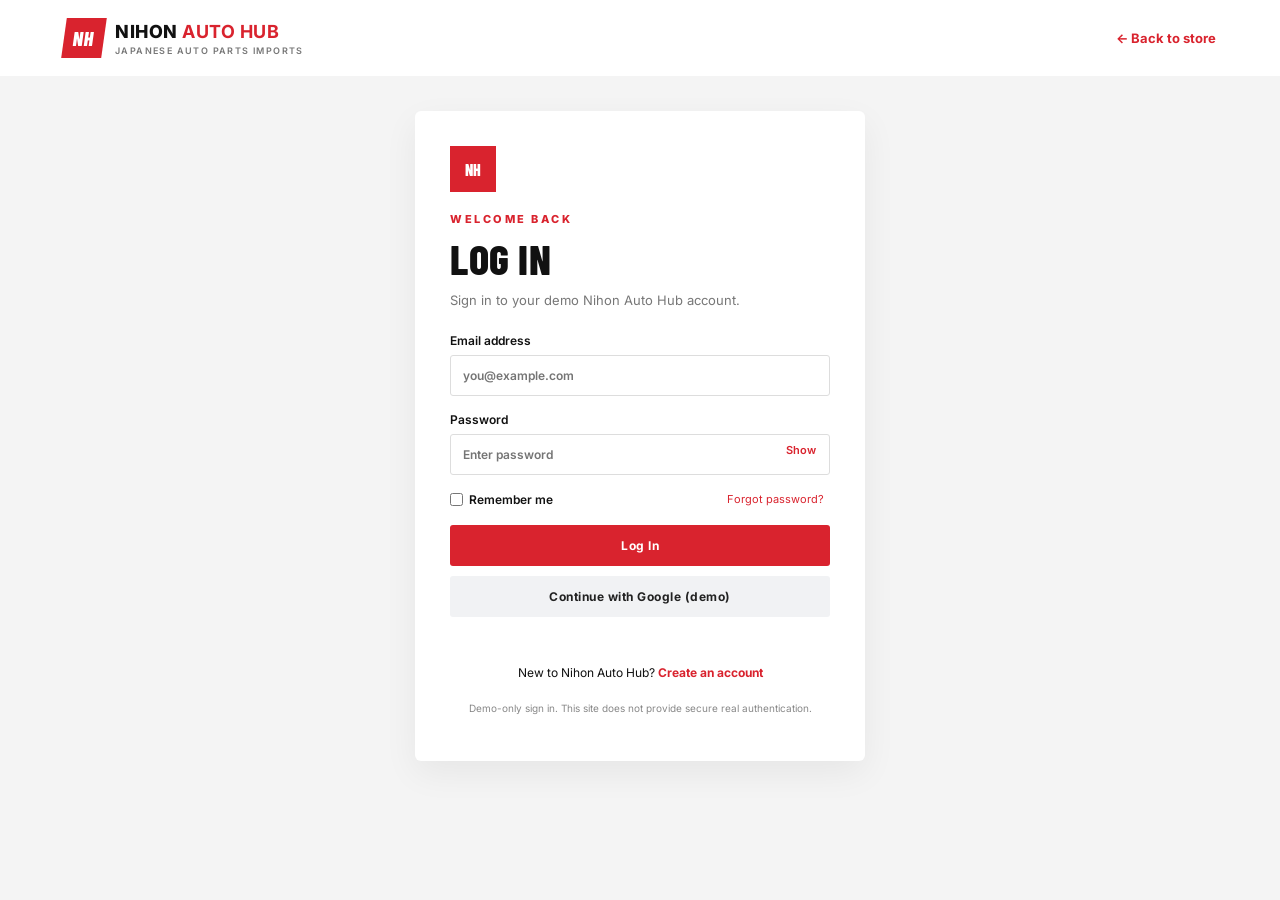
<file: login.html>
<!doctype html><html lang="en"><head><meta charset="utf-8"><meta name="viewport" content="width=device-width,initial-scale=1"><meta name="description" content="Log in to your Nihon Auto Hub demo account"><title>Log In | Nihon Auto Hub</title><link href="https://fonts.googleapis.com/css2?family=Barlow+Condensed:wght@600;700;800&family=Inter:wght@400;500;600&display=swap" rel="stylesheet"><link rel="stylesheet" href="style.css"></head><body class="auth-body"><header class="auth-top"><a class="brand" href="index.html"><span class="brand-mark">NH</span><span>NIHON <b>AUTO HUB</b><small>JAPANESE AUTO PARTS IMPORTS</small></span></a><a href="index.html" class="text-link">← Back to store</a></header><main class="auth-main"><div class="auth-card"><div class="auth-icon">NH</div><p class="eyebrow">WELCOME BACK</p><h1>LOG IN</h1><p class="auth-intro">Sign in to your demo Nihon Auto Hub account.</p><form id="login-form"><label>Email address<input type="email" name="email" required autocomplete="email" placeholder="you@example.com"></label><label>Password<div class="password-wrap"><input type="password" name="password" id="login-password" required autocomplete="current-password" placeholder="Enter password"><button type="button" class="show-pass" data-target="login-password">Show</button></div></label><div class="auth-options"><label class="check-label"><input type="checkbox" name="remember"> Remember me</label><button type="button" class="text-button" id="forgot-password">Forgot password?</button></div><button class="btn btn-red full-width" type="submit">Log In</button><button type="button" class="btn btn-light full-width social-placeholder">Continue with Google (demo)</button><p class="auth-message" id="login-message" role="status"></p></form><p class="auth-switch">New to Nihon Auto Hub? <a href="signup.html">Create an account</a></p><p class="auth-disclaimer">Demo-only sign in. This site does not provide secure real authentication.</p></div></main><script src="script.js"></script></body></html>
</file>
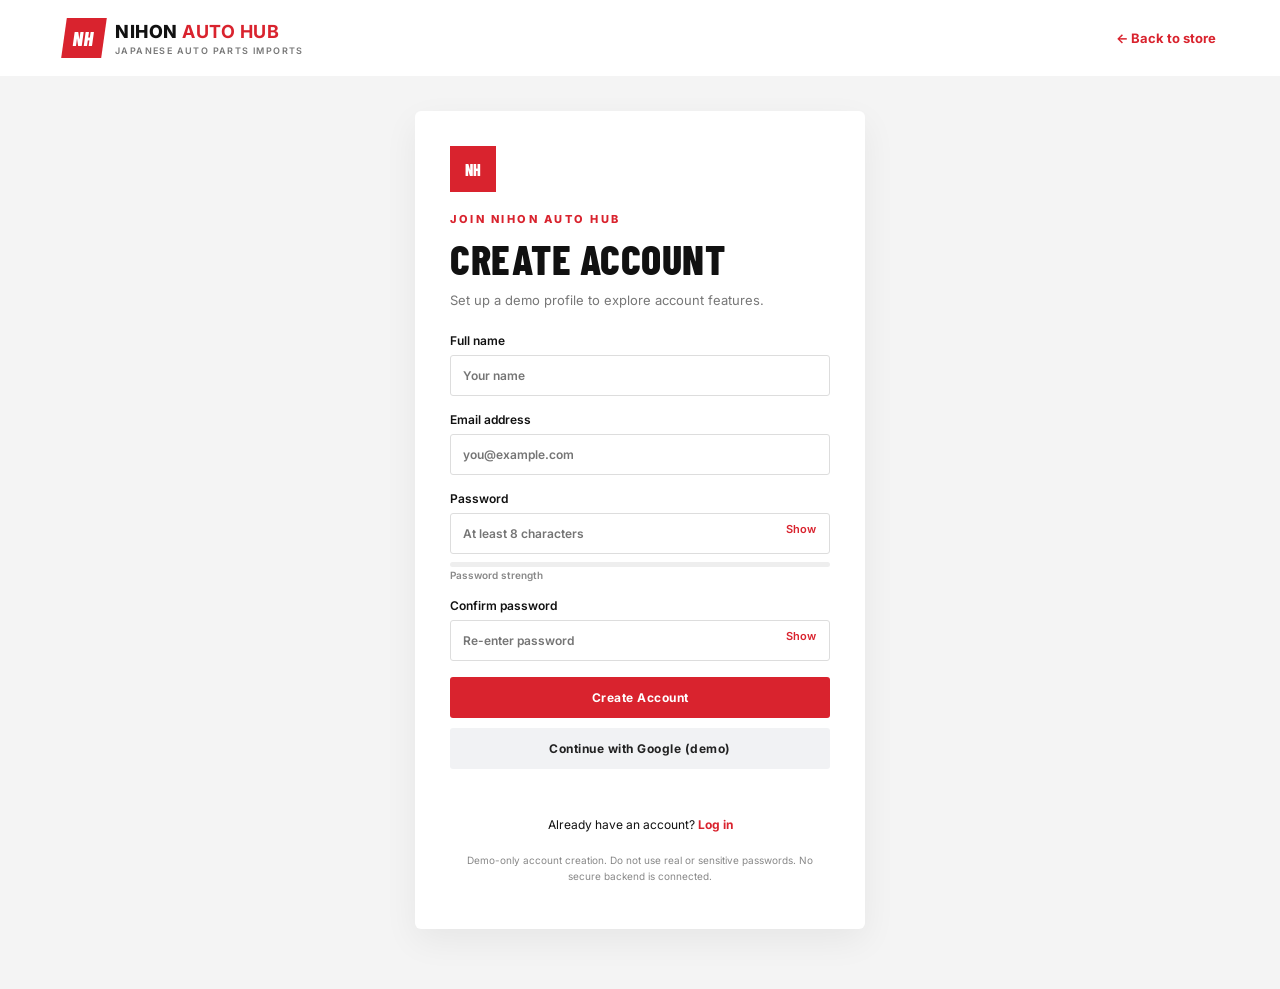
<file: signup.html>
<!doctype html><html lang="en"><head><meta charset="utf-8"><meta name="viewport" content="width=device-width,initial-scale=1"><meta name="description" content="Create a Nihon Auto Hub demo account"><title>Create Account | Nihon Auto Hub</title><link href="https://fonts.googleapis.com/css2?family=Barlow+Condensed:wght@600;700;800&family=Inter:wght@400;500;600&display=swap" rel="stylesheet"><link rel="stylesheet" href="style.css"></head><body class="auth-body"><header class="auth-top"><a class="brand" href="index.html"><span class="brand-mark">NH</span><span>NIHON <b>AUTO HUB</b><small>JAPANESE AUTO PARTS IMPORTS</small></span></a><a href="index.html" class="text-link">← Back to store</a></header><main class="auth-main"><div class="auth-card"><div class="auth-icon">NH</div><p class="eyebrow">JOIN NIHON AUTO HUB</p><h1>CREATE ACCOUNT</h1><p class="auth-intro">Set up a demo profile to explore account features.</p><form id="signup-form"><label>Full name<input name="name" required autocomplete="name" placeholder="Your name"></label><label>Email address<input type="email" name="email" required autocomplete="email" placeholder="you@example.com"></label><label>Password<div class="password-wrap"><input type="password" name="password" id="signup-password" required minlength="8" autocomplete="new-password" placeholder="At least 8 characters"><button type="button" class="show-pass" data-target="signup-password">Show</button></div><div class="strength"><span id="strength-meter"></span></div><small id="strength-text">Password strength</small></label><label>Confirm password<div class="password-wrap"><input type="password" name="confirm" id="signup-confirm" required autocomplete="new-password" placeholder="Re-enter password"><button type="button" class="show-pass" data-target="signup-confirm">Show</button></div></label><button class="btn btn-red full-width" type="submit">Create Account</button><button type="button" class="btn btn-light full-width social-placeholder">Continue with Google (demo)</button><p class="auth-message" id="signup-message" role="status"></p></form><p class="auth-switch">Already have an account? <a href="login.html">Log in</a></p><p class="auth-disclaimer">Demo-only account creation. Do not use real or sensitive passwords. No secure backend is connected.</p></div></main><script src="script.js"></script></body></html>
</file>
<file: style.css>
:root{--red:#d9232e;--black:#111;--charcoal:#1b1b1b;--gray:#6b7280;--light:#f3f4f6;--white:#fff;--line:#e5e7eb;--font-head:'Barlow Condensed',Impact,sans-serif;--font-body:'Inter',Arial,sans-serif}*{box-sizing:border-box}html{scroll-behavior:smooth}body{margin:0;font-family:var(--font-body);color:var(--black);background:#fff}a{color:inherit;text-decoration:none}button,input,select,textarea{font:inherit}.topline{background:var(--red);color:#fff;text-align:center;padding:9px 12px;font-size:11px;letter-spacing:2px;font-weight:700}.site-header{height:auto;min-height:76px;padding:12px 5%;display:flex;align-items:center;justify-content:space-between;background:#fff;position:sticky;top:0;z-index:20;border-bottom:1px solid #eee}.brand{display:flex;align-items:center;gap:11px;font-size:18px;font-weight:800;letter-spacing:.5px}.brand b{color:var(--red)}.brand small{display:block;font-size:9px;letter-spacing:1.4px;font-weight:600;color:#777;margin-top:3px}.brand-mark{width:40px;height:40px;display:grid;place-items:center;background:var(--red);color:#fff;font-weight:800;font-family:var(--font-head);font-size:20px;transform:skew(-8deg)}.nav-links{display:flex;align-items:center;gap:22px;font-size:12px;font-weight:600}.nav-links a:hover{color:var(--red)}.nav-join{background:var(--red);color:#fff;padding:10px 13px;border-radius:3px}.nav-join:hover{color:white!important;background:#b51c25}.cart-nav{border:0;background:#111;color:#fff;padding:10px 13px;cursor:pointer;border-radius:3px}.cart-nav span{background:var(--red);border-radius:50%;padding:3px 7px;margin-left:5px}.menu-toggle{display:none;border:0;background:#111;color:#fff;padding:10px}.hero{min-height:560px;background:linear-gradient(90deg,rgba(9,9,9,.92),rgba(9,9,9,.55),rgba(9,9,9,.12)),url('https://images.unsplash.com/photo-1492144534655-ae79c964c9d7?auto=format&fit=crop&w=1800&q=85') center/cover;display:flex;align-items:center;color:white;padding:70px 7%}.hero-content{max-width:670px}.eyebrow{color:var(--red);font-size:11px;font-weight:800;letter-spacing:2.5px;margin:0 0 12px}.hero h1,.section-heading h2,.finder-copy h2,.about-copy h2,.contact-strip h2,.auth-card h1{font-family:var(--font-head);font-weight:800;line-height:.98;letter-spacing:.5px}.hero h1{font-size:clamp(48px,7vw,90px);margin:0 0 20px}.hero h1 span{color:var(--red)}.hero-content>p:not(.eyebrow){max-width:490px;color:#d4d4d4;line-height:1.7}.hero-actions{display:flex;gap:12px;margin:28px 0}.btn{border:0;border-radius:3px;padding:13px 20px;display:inline-flex;align-items:center;justify-content:center;cursor:pointer;font-weight:700;font-size:12px;letter-spacing:.5px;transition:.2s}.btn-red{background:var(--red);color:#fff}.btn-red:hover{background:#b51c25;transform:translateY(-2px)}.btn-outline{border:1px solid #fff;color:#fff;background:transparent}.btn-outline:hover{background:#fff;color:#111}.btn-light{background:#f1f2f4;color:#222}.full-width{width:100%}.hero-note{font-size:11px;color:#aaa;letter-spacing:1px}.section{padding:76px 6%}.section-heading{text-align:center;margin-bottom:36px}.section-heading h2,.finder-copy h2,.about-copy h2,.contact-strip h2{font-size:clamp(34px,4vw,52px);margin:0 0 13px}.section-heading p:not(.eyebrow){color:var(--gray);font-size:14px}.category-grid{display:grid;grid-template-columns:repeat(5,1fr);gap:16px}.category-card{position:relative;min-height:190px;background:#222;color:#fff;overflow:hidden;border-radius:4px;display:flex;align-items:flex-end;padding:18px;background-size:cover;background-position:center;transition:.2s}.category-card:before{content:"";position:absolute;inset:0;background:linear-gradient(0deg,rgba(0,0,0,.85),rgba(0,0,0,.06))}.category-card:hover{transform:translateY(-4px)}.category-card>*{position:relative}.category-card h3{font-family:var(--font-head);font-size:23px;margin:0}.category-card button{border:1px solid #fff;background:transparent;color:#fff;padding:7px 10px;font-size:10px;margin-top:8px;cursor:pointer}.vehicle-finder{background:#141414;color:#fff;padding:70px 7%;display:grid;grid-template-columns:1fr 1.2fr;gap:55px;align-items:center}.finder-copy p:not(.eyebrow){color:#aaa;line-height:1.7;max-width:400px}.finder-form{display:grid;grid-template-columns:1fr 1fr;gap:14px}.finder-form label,.request-form label,.auth-card label{font-size:12px;font-weight:600;display:block}.finder-form input,.finder-form select,.request-form input,.request-form textarea,.auth-card input{width:100%;margin-top:7px;padding:12px;border:1px solid #ddd;border-radius:3px;background:#fff;color:#111;outline:none}.finder-form .btn{align-self:end}.catalog-controls{display:flex;gap:12px;max-width:800px;margin:0 auto 28px}.catalog-controls input,.catalog-controls select{padding:12px;border:1px solid #ddd;border-radius:3px;flex:1;min-width:0}.product-grid{display:grid;grid-template-columns:repeat(4,1fr);gap:18px}.product-card{border:1px solid #eee;border-radius:4px;overflow:hidden;background:#fff;transition:.2s}.product-card:hover{box-shadow:0 10px 30px rgba(0,0,0,.09);transform:translateY(-3px)}.product-img{height:190px;background:#f3f4f6;display:grid;place-items:center;overflow:hidden}.product-img img{width:100%;height:100%;object-fit:cover}.product-info{padding:16px}.demo-label{display:inline-block;font-size:9px;background:#fff2f2;color:var(--red);padding:5px 7px;font-weight:800;letter-spacing:.5px}.product-info h3{font-size:14px;margin:10px 0 6px}.product-info p{color:#777;font-size:11px;line-height:1.5}.price{font-weight:800;font-size:15px;margin:10px 0}.product-actions{display:flex;gap:8px}.product-actions button{flex:1;font-size:10px;padding:10px 7px}.benefits{background:#f5f5f5;padding:72px 6%}.benefit-grid{display:grid;grid-template-columns:repeat(4,1fr);gap:20px}.benefit-grid article{background:#fff;padding:24px;border-top:3px solid var(--red)}.benefit-grid article span,.step-grid b{color:var(--red);font-weight:800;font-size:12px}.benefit-grid h3{font-size:16px}.benefit-grid p,.step-grid p{font-size:12px;color:#777;line-height:1.7}.about{display:grid;grid-template-columns:1fr 1fr;gap:45px;align-items:center}.about-image{min-height:370px;background:url('https://images.unsplash.com/photo-1487754180451-c456f719a1fc?auto=format&fit=crop&w=1200&q=80') center/cover;border-radius:4px}.about-copy p:not(.eyebrow){line-height:1.8;color:#666;font-size:14px}.text-link{color:var(--red);font-weight:700;font-size:13px}.steps{background:#111;color:white;padding:70px 6%}.steps .section-heading p:not(.eyebrow){color:#999}.step-grid{display:grid;grid-template-columns:repeat(4,1fr);gap:20px}.step-grid>div{border-top:1px solid #555;padding:18px 0}.step-grid h3{font-family:var(--font-head);font-size:24px;margin:10px 0}.request-form{max-width:850px;margin:auto}.form-grid{display:grid;grid-template-columns:repeat(3,1fr);gap:16px;margin-bottom:16px}.request-form label{margin-bottom:15px}.request-form textarea{resize:vertical}.request-form .btn{margin-top:12px}.form-hint{font-size:11px;color:#888;line-height:1.6}.contact-strip{background:#e9e9e9;padding:55px 6%;display:flex;justify-content:space-between;gap:40px;align-items:center}.contact-items{display:flex;gap:35px;flex-wrap:wrap}.contact-items p{font-size:12px;color:#555;line-height:1.8}.contact-items a{color:var(--red)}footer{background:#101010;color:white;padding:40px 6% 20px}.brand-footer{margin-bottom:24px}.footer-links{display:flex;gap:20px;flex-wrap:wrap;font-size:12px;color:#bbb;margin:20px 0}.footer-links a:hover{color:white}.copyright{border-top:1px solid #333;padding-top:18px;color:#777;font-size:10px}.back-top{position:fixed;right:20px;bottom:20px;z-index:10;border:0;background:var(--red);color:#fff;width:40px;height:40px;border-radius:3px;font-size:20px;display:none;cursor:pointer}.cart-drawer,.modal{position:fixed;inset:0;background:rgba(0,0,0,.55);z-index:50;display:none}.cart-drawer.open,.modal.open{display:block}.cart-panel{position:absolute;right:0;top:0;height:100%;width:min(440px,100%);background:white;padding:24px;overflow:auto}.cart-header{display:flex;justify-content:space-between;align-items:center;border-bottom:1px solid #eee;padding-bottom:12px}.cart-header h2{font-family:var(--font-head)}.cart-header button,.modal-close{background:none;border:0;font-size:28px;cursor:pointer}.cart-row{display:grid;grid-template-columns:1fr auto;gap:10px;padding:15px 0;border-bottom:1px solid #eee;font-size:13px}.cart-row small{display:block;color:#777;margin-top:5px}.cart-row-controls{display:flex;align-items:center;gap:8px}.cart-row-controls button{border:1px solid #ddd;background:#fff;padding:5px 8px;cursor:pointer}.cart-total{display:flex;justify-content:space-between;padding:20px 0;font-weight:800}.modal{align-items:center;justify-content:center;padding:20px}.modal.open{display:flex}.modal-box{position:relative;background:#fff;width:min(600px,100%);padding:28px;border-radius:4px;max-height:90vh;overflow:auto}.modal-close{position:absolute;right:15px;top:10px}.modal-box img{width:100%;max-height:300px;object-fit:cover}.auth-body{background:#f4f4f4;min-height:100vh}.auth-top{padding:18px 5%;display:flex;align-items:center;justify-content:space-between;background:#fff}.auth-main{padding:35px 16px 60px;display:grid;place-items:center}.auth-card{background:#fff;width:min(450px,100%);padding:35px;border-radius:6px;box-shadow:0 12px 35px rgba(0,0,0,.06)}.auth-icon{width:46px;height:46px;background:var(--red);color:#fff;display:grid;place-items:center;font-family:var(--font-head);font-weight:800;margin-bottom:20px}.auth-card h1{font-size:42px;margin:0}.auth-intro{font-size:13px;color:#777;margin-bottom:25px}.auth-card label{margin-bottom:16px}.password-wrap{position:relative}.password-wrap input{padding-right:60px}.show-pass{position:absolute;right:8px;top:15px;border:0;background:transparent;color:var(--red);font-size:11px;cursor:pointer}.auth-options{display:flex;justify-content:space-between;align-items:center;margin:8px 0 18px;font-size:11px}.check-label{display:flex!important;align-items:center;gap:6px;margin:0!important}.check-label input{width:auto;margin:0}.text-button{border:0;background:transparent;color:var(--red);cursor:pointer;font-size:11px}.social-placeholder{margin-top:10px}.auth-switch{text-align:center;font-size:12px;margin:20px 0}.auth-switch a{color:var(--red);font-weight:700}.auth-disclaimer{font-size:10px;line-height:1.6;color:#888;text-align:center}.auth-message{font-size:12px;color:var(--red);min-height:16px}.strength{height:5px;background:#eee;margin-top:8px;border-radius:5px;overflow:hidden}.strength span{display:block;width:0;height:100%;background:var(--red);transition:width .2s}.auth-card small{color:#888;font-size:10px}.profile-box{background:#f6f6f6;padding:14px;border-radius:4px;margin-top:15px}.profile-box button{margin-top:12px}
@media(max-width:1050px){.nav-links{gap:12px}.category-grid{grid-template-columns:repeat(3,1fr)}.product-grid{grid-template-columns:repeat(3,1fr)}}@media(max-width:780px){.menu-toggle{display:block}.nav-links{display:none;position:absolute;top:100%;left:0;right:0;background:#fff;padding:18px 5%;flex-direction:column;align-items:stretch;gap:16px;box-shadow:0 10px 15px rgba(0,0,0,.08)}.nav-links.open{display:flex}.nav-links a,.nav-links button{text-align:center}.hero{min-height:490px;padding:50px 6%}.vehicle-finder{grid-template-columns:1fr;gap:25px}.product-grid{grid-template-columns:repeat(2,1fr)}.benefit-grid,.step-grid{grid-template-columns:repeat(2,1fr)}.about{grid-template-columns:1fr}.about-image{min-height:280px}.contact-strip{flex-direction:column;align-items:flex-start}.form-grid{grid-template-columns:repeat(2,1fr)}}@media(max-width:480px){.brand{font-size:15px}.brand-mark{width:35px;height:35px}.hero h1{font-size:48px}.hero-actions{flex-wrap:wrap}.category-grid{grid-template-columns:repeat(2,1fr)}.category-card{min-height:155px}.product-grid{gap:10px}.product-img{height:145px}.product-info{padding:12px}.product-info h3{font-size:12px}.product-actions{flex-direction:column}.benefit-grid,.step-grid{grid-template-columns:1fr}.section{padding:55px 5%}.finder-form,.form-grid{grid-template-columns:1fr}.catalog-controls{flex-direction:column}.auth-card{padding:25px}.auth-top .text-link{font-size:11px}.contact-items{gap:10px;flex-direction:column}}
</file>
